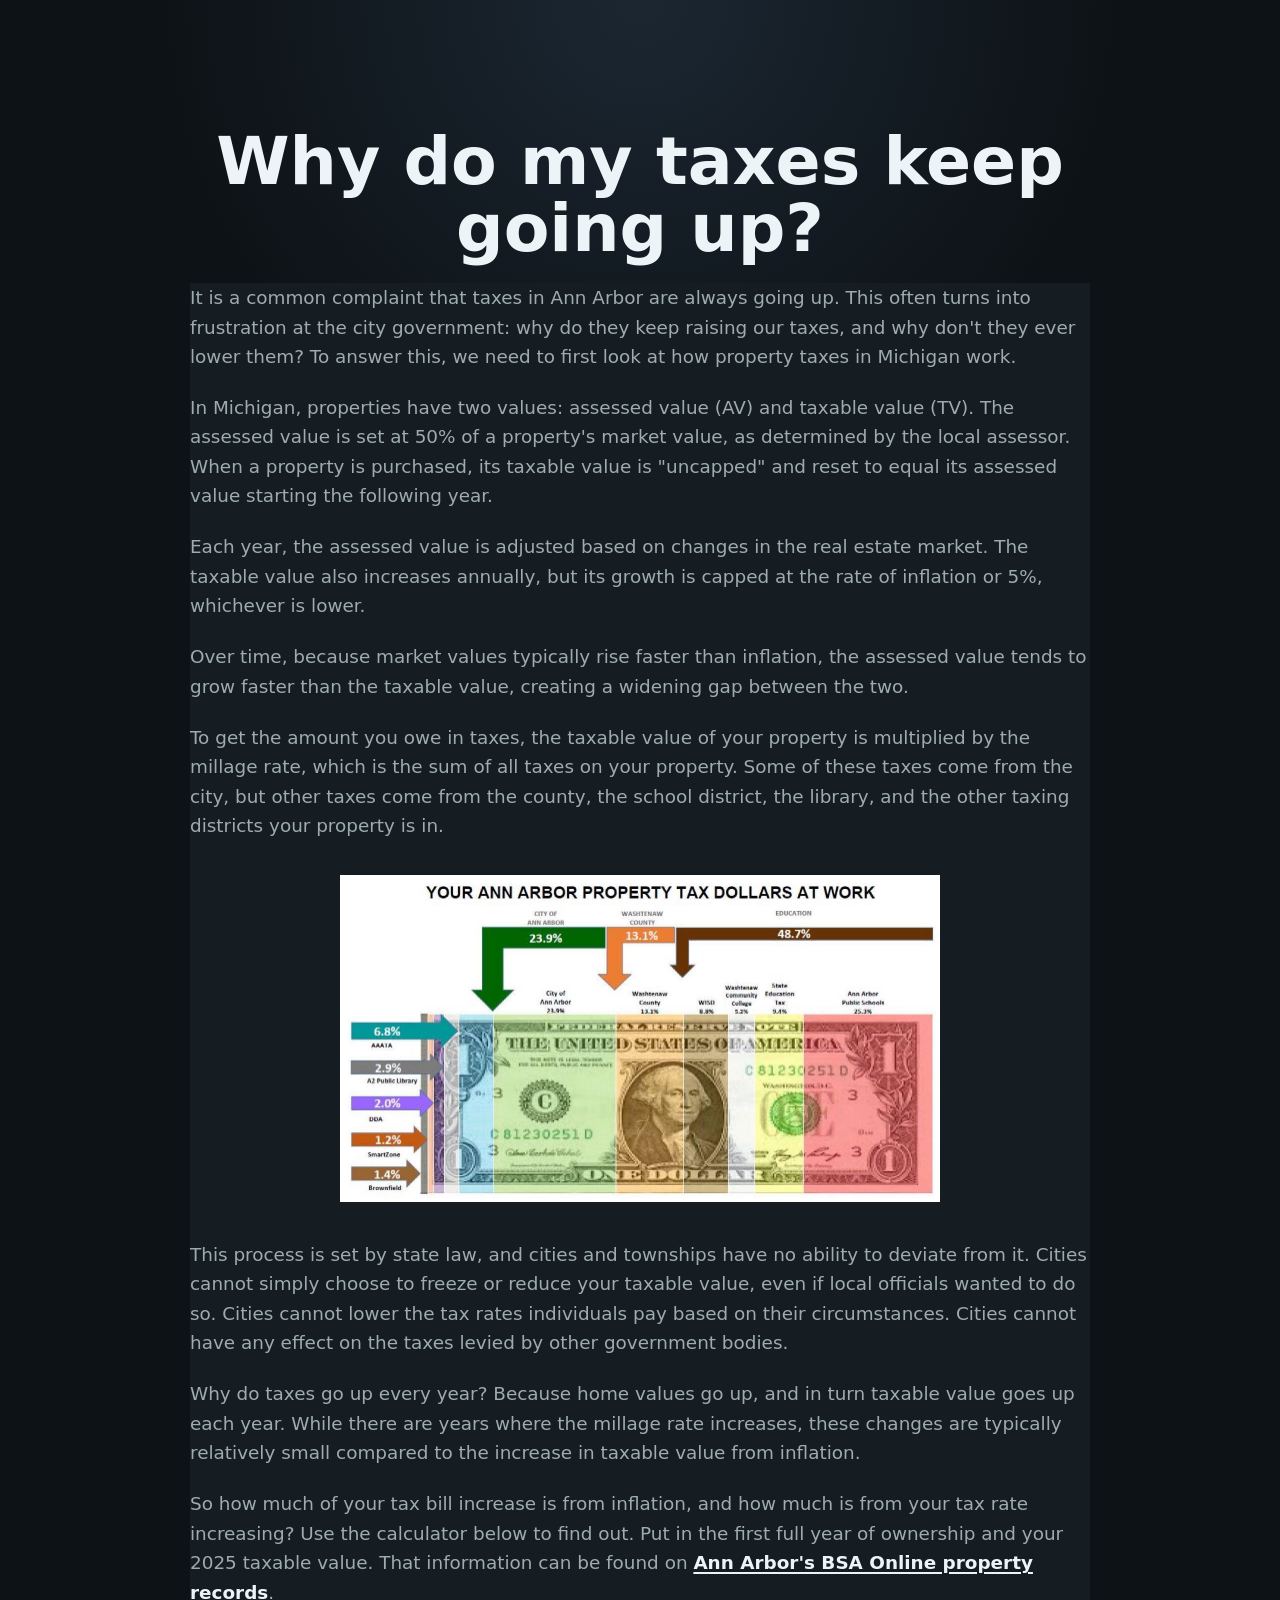
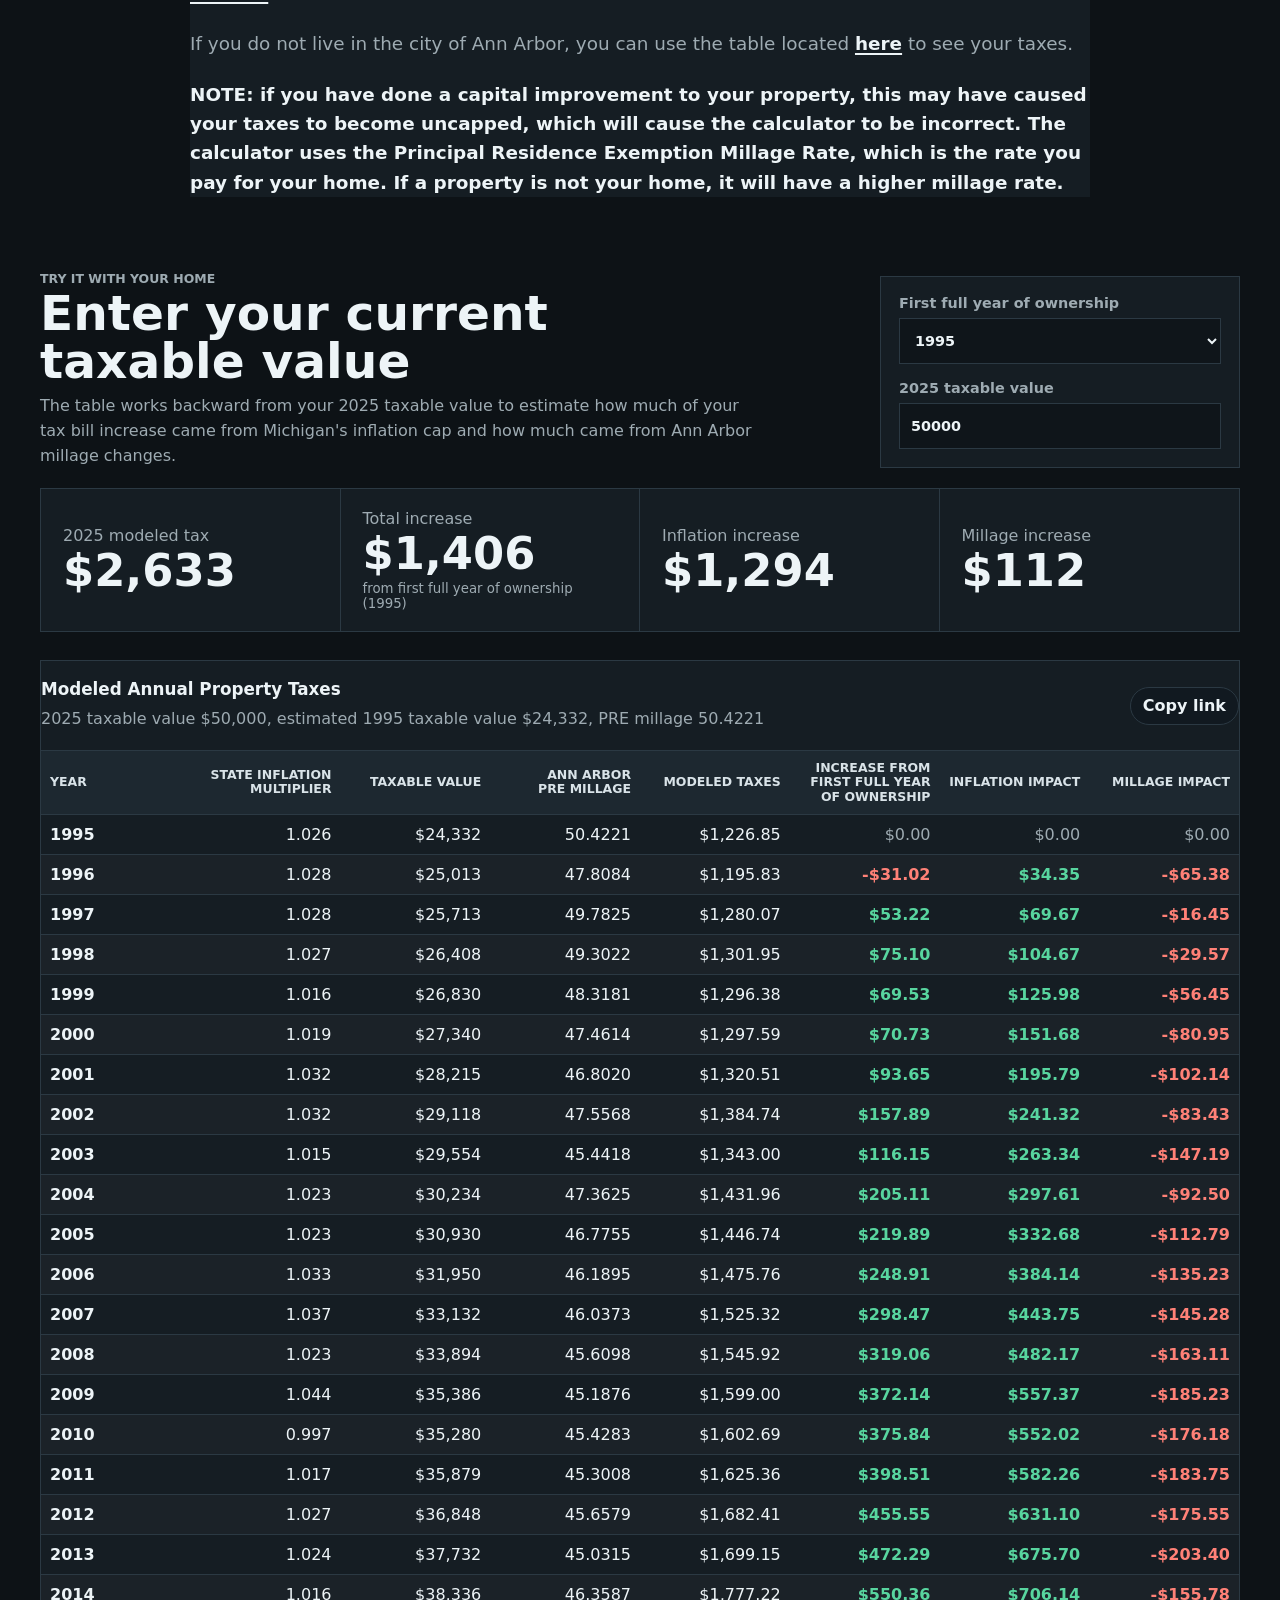
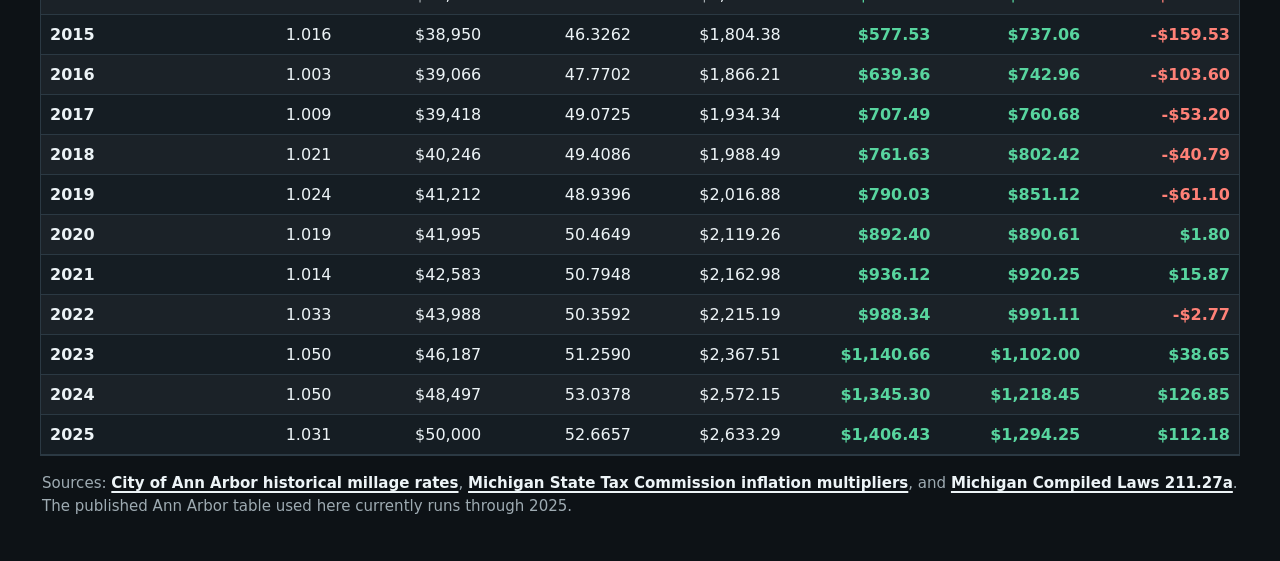
<file: index.html>
<!doctype html>
<html lang="en">
  <head>
    <meta charset="utf-8" />
    <meta name="viewport" content="width=device-width, initial-scale=1" />
    <meta
      name="description"
      content="Estimate how Michigan taxable-value inflation caps and Ann Arbor millage rates changed a homeowner's property taxes over time."
    />
    <title>Why Did My Ann Arbor Property Taxes Go Up?</title>
    <link rel="stylesheet" href="styles.css" />
  </head>
  <body>
    <main class="page">
      <section class="hero">
        <div class="hero-copy">
          <h1>Why do my taxes keep going up?</h1>
        </div>
      </section>

      <section class="article">
        <p>
          It is a common complaint that taxes in Ann Arbor are always going up. This often turns
          into frustration at the city government: why do they keep raising our taxes, and why
          don't they ever lower them? To answer this, we need to first look at how property taxes
          in Michigan work.
        </p>
        <p>
          In Michigan, properties have two values: assessed value (AV) and taxable value (TV). The
          assessed value is set at 50% of a property's market value, as determined by the local
          assessor. When a property is purchased, its taxable value is "uncapped" and reset to
          equal its assessed value starting the following year.
        </p>
        <p>
          Each year, the assessed value is adjusted based on changes in the real estate market. The
          taxable value also increases annually, but its growth is capped at the rate of inflation
          or 5%, whichever is lower.
        </p>
        <p>
          Over time, because market values typically rise faster than inflation, the assessed value
          tends to grow faster than the taxable value, creating a widening gap between the two.
        </p>
        <p>
          To get the amount you owe in taxes, the taxable value of your property is multiplied by
          the millage rate, which is the sum of all taxes on your property. Some of these taxes come
          from the city, but other taxes come from the county, the school district, the library, and
          the other taxing districts your property is in.
        </p>
        <figure class="tax-dollar-figure">
          <img
            src="ann-arbor-tax-dollars-at-work.png"
            alt="Graphic showing how Ann Arbor property tax dollars are split among the city, Washtenaw County, education, AAATA, A2 Public Library, DDA, SmartZone, and Brownfield."
          />
        </figure>
        <p>
          This process is set by state law, and cities and townships have no ability to deviate from
          it. Cities cannot simply choose to freeze or reduce your taxable value, even if local
          officials wanted to do so. Cities cannot lower the tax rates individuals pay based on
          their circumstances. Cities cannot have any effect on the taxes levied by other government
          bodies.
        </p>
        <p>
          Why do taxes go up every year? Because home values go up, and in turn taxable value goes
          up each year. While there are years where the millage rate increases, these changes are
          typically relatively small compared to the increase in taxable value from inflation.
        </p>
        <p>
          So how much of your tax bill increase is from inflation, and how much is from your tax
          rate increasing? Use the calculator below to find out. Put in the first full year of
          ownership and your 2025 taxable value. That information can be found on
          <a href="https://bsaonline.com/Home/MunicipalityHome?uid=283" target="_blank" rel="noopener noreferrer">Ann Arbor's BSA Online property records</a>.
        </p>
        <p>
          If you do not live in the city of Ann Arbor, you can use the table located
          <a href="statewide.html">here</a> to see your taxes.
        </p>
        <p class="note">
          NOTE: if you have done a capital improvement to your property, this may have caused your
          taxes to become uncapped, which will cause the calculator to be incorrect.
          The calculator uses the Principal Residence Exemption Millage Rate, which is the rate you
          pay for your home. If a property is not your home, it will have a higher millage rate.
        </p>
      </section>

      <section class="calculator-section">
        <div class="calculator-copy">
          <p class="eyebrow">Try it with your home</p>
          <h2>Enter your current taxable value</h2>
          <p>
            The table works backward from your 2025 taxable value to estimate how much of your tax
            bill increase came from Michigan's inflation cap and how much came from Ann Arbor
            millage changes.
          </p>
        </div>
        <form class="calculator" id="taxForm">
          <label>
            <span>First full year of ownership</span>
            <select id="purchaseYear"></select>
          </label>
          <label>
            <span>2025 taxable value</span>
            <input id="purchaseValue" type="number" min="0" step="1000" value="50000" />
          </label>
        </form>
      </section>

      <section class="summary-grid" aria-live="polite">
        <article class="stat">
          <span id="currentYearLabel">2025 modeled tax</span>
          <strong id="latestTax">$5,411</strong>
        </article>
        <article class="stat">
          <span>Total increase</span>
          <strong id="latestChange">$2,890</strong>
          <small id="latestChangeLabel">from first full year of ownership (1995)</small>
        </article>
        <article class="stat">
          <span>Inflation increase</span>
          <strong id="latestInflationAmount">$2,660</strong>
        </article>
        <article class="stat">
          <span>Millage increase</span>
          <strong id="latestRateAmount">$230</strong>
        </article>
      </section>

      <section class="table-card">
        <div class="table-header">
          <div>
            <h2>Modeled Annual Property Taxes</h2>
            <p id="baselineText">2025 taxable value $50,000, estimated 1995 baseline, PRE millage 50.4221</p>
          </div>
          <button id="copyLink" type="button">Copy link</button>
        </div>
        <div class="table-wrap">
          <table>
            <thead>
              <tr>
                <th>Year</th>
                <th>State inflation multiplier</th>
                <th>Taxable value</th>
                <th>Ann Arbor PRE millage</th>
                <th>Modeled taxes</th>
                <th>Increase from first full year of ownership</th>
                <th>Inflation impact</th>
                <th>Millage impact</th>
              </tr>
            </thead>
            <tbody id="taxRows"></tbody>
          </table>
        </div>
      </section>

      <footer>
        Sources:
        <a href="https://www.a2gov.org/media/zktfd1ak/historical-millage-rates-1994-2025.pdf">City of Ann Arbor historical millage rates</a>,
        <a href="https://www.michigan.gov/treasury/local/stc/bulletin/archive/stc/inflation-rate-multipliers">Michigan State Tax Commission inflation multipliers</a>,
        and
        <a href="https://www.legislature.mi.gov/Laws/MCL?objectName=mcl-211-27a">Michigan Compiled Laws 211.27a</a>.
        The published Ann Arbor table used here currently runs through 2025.
      </footer>
    </main>

    <script src="app.js"></script>
  </body>
</html>
</file>
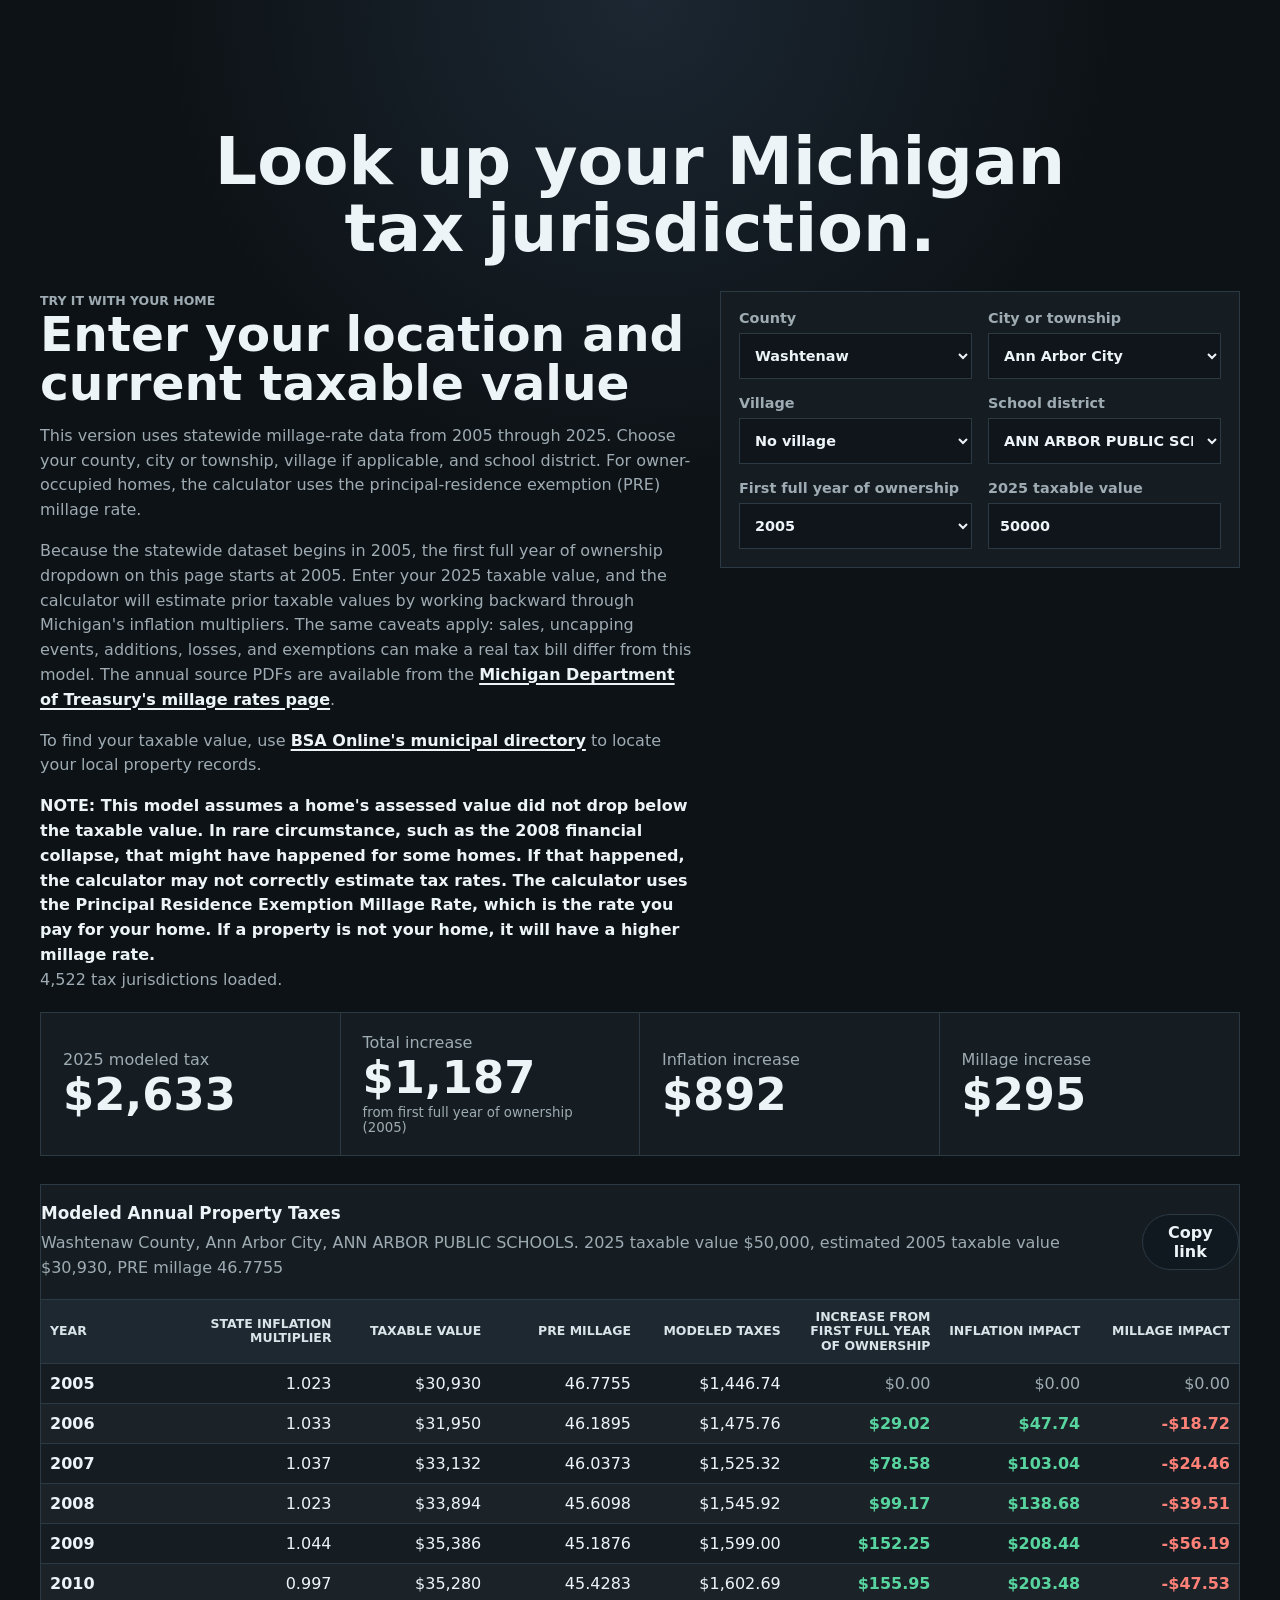
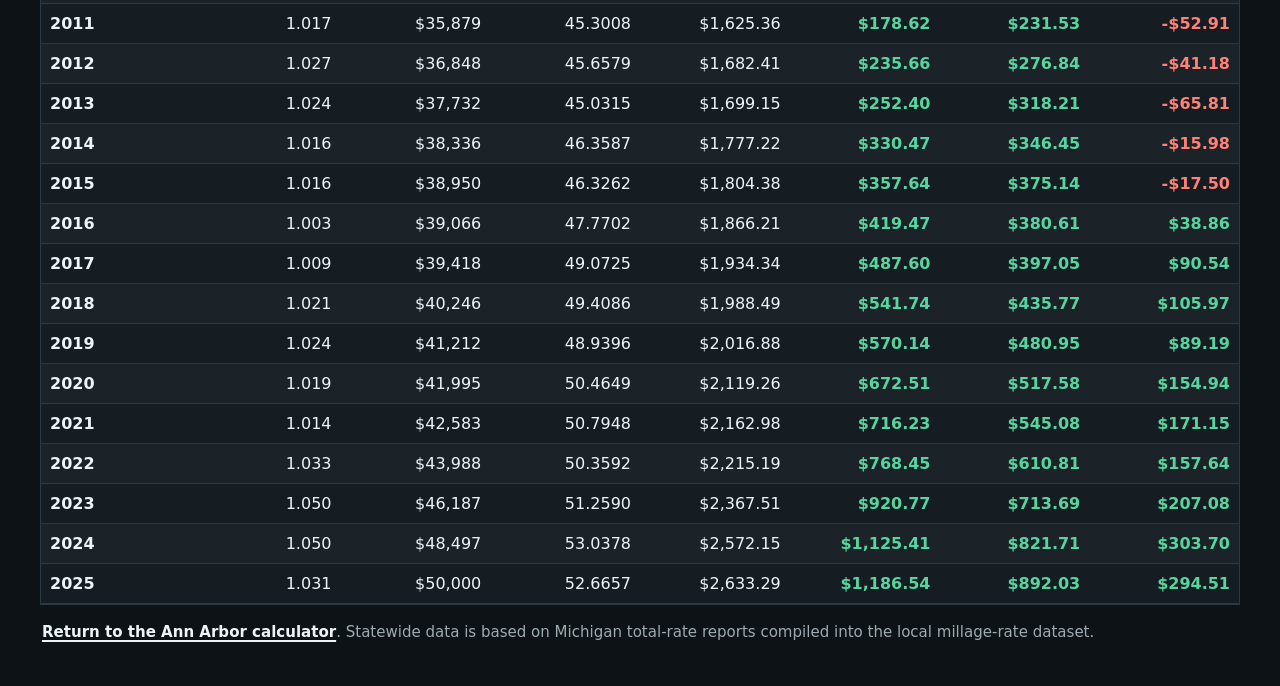
<file: statewide.html>
<!doctype html>
<html lang="en">
  <head>
    <meta charset="utf-8" />
    <meta name="viewport" content="width=device-width, initial-scale=1" />
    <meta
      name="description"
      content="Estimate how Michigan taxable-value inflation caps and local millage rates changed a homeowner's property taxes over time."
    />
    <title>Michigan Property Tax Calculator</title>
    <link rel="stylesheet" href="styles.css" />
  </head>
  <body>
    <main class="page">
      <section class="hero">
        <div class="hero-copy">
          <h1>Look up your Michigan tax jurisdiction.</h1>
        </div>
      </section>

      <section class="calculator-section statewide-calculator">
        <div class="calculator-copy">
          <p class="eyebrow">Try it with your home</p>
          <h2>Enter your location and current taxable value</h2>
          <div class="calculator-details">
            <p>
              This version uses statewide millage-rate data from 2005 through 2025. Choose your county,
              city or township, village if applicable, and school district. For owner-occupied homes,
              the calculator uses the principal-residence exemption (PRE) millage rate.
            </p>
            <p>
              Because the statewide dataset begins in 2005, the first full year of ownership
              dropdown on this page starts at 2005. Enter your 2025 taxable value, and the calculator
              will estimate prior taxable values by working backward through Michigan's inflation
              multipliers. The same caveats apply: sales, uncapping events, additions, losses, and
              exemptions can make a real tax bill differ from this model.
              The annual source PDFs are available from the
              <a href="https://www.michigan.gov/taxes/property/estimator/related/millage-rates" target="_blank" rel="noopener noreferrer">Michigan Department of Treasury's millage rates page</a>.
            </p>
            <p>
              To find your taxable value, use
              <a href="https://bsaonline.com/MunicipalDirectory?returnUrl=%2fSiteSearch%2fAdvancedRecordSearch" target="_blank" rel="noopener noreferrer">BSA Online's municipal directory</a>
              to locate your local property records.
            </p>
            <p class="note">
              NOTE: This model assumes a home's assessed value did not drop below the taxable value.
              In rare circumstance, such as the 2008 financial collapse, that might have happened
              for some homes. If that happened, the calculator may not correctly estimate tax rates.
              The calculator uses the Principal Residence Exemption Millage Rate, which is the rate
              you pay for your home. If a property is not your home, it will have a higher millage rate.
            </p>
          </div>
          <p id="dataStatus">Loading statewide millage rates...</p>
        </div>
        <form class="calculator location-form" id="taxForm">
          <label>
            <span>County</span>
            <select id="countySelect"></select>
          </label>
          <label>
            <span>City or township</span>
            <select id="citySelect"></select>
          </label>
          <label>
            <span>Village</span>
            <select id="villageSelect"></select>
          </label>
          <label>
            <span>School district</span>
            <select id="schoolSelect"></select>
          </label>
          <label>
            <span>First full year of ownership</span>
            <select id="purchaseYear"></select>
          </label>
          <label>
            <span>2025 taxable value</span>
            <input id="purchaseValue" type="number" min="0" step="1000" value="50000" />
          </label>
        </form>
      </section>

      <section class="summary-grid" aria-live="polite">
        <article class="stat">
          <span id="currentYearLabel">2025 modeled tax</span>
          <strong id="latestTax">$0</strong>
        </article>
        <article class="stat">
          <span>Total increase</span>
          <strong id="latestChange">$0</strong>
          <small id="latestChangeLabel">from first full year of ownership</small>
        </article>
        <article class="stat">
          <span>Inflation increase</span>
          <strong id="latestInflationAmount">$0</strong>
        </article>
        <article class="stat">
          <span>Millage increase</span>
          <strong id="latestRateAmount">$0</strong>
        </article>
      </section>

      <section class="table-card">
        <div class="table-header">
          <div>
            <h2>Modeled Annual Property Taxes</h2>
            <p id="baselineText">Choose a location to begin.</p>
          </div>
          <button id="copyLink" type="button">Copy link</button>
        </div>
        <div class="table-wrap">
          <table>
            <thead>
              <tr>
                <th>Year</th>
                <th>State inflation multiplier</th>
                <th>Taxable value</th>
                <th>PRE millage</th>
                <th>Modeled taxes</th>
                <th>Increase from first full year of ownership</th>
                <th>Inflation impact</th>
                <th>Millage impact</th>
              </tr>
            </thead>
            <tbody id="taxRows"></tbody>
          </table>
        </div>
      </section>

      <footer>
        <a href="./">Return to the Ann Arbor calculator</a>. Statewide data is based on Michigan
        total-rate reports compiled into the local millage-rate dataset.
      </footer>
    </main>

    <script src="statewide.js"></script>
  </body>
</html>
</file>
<file: styles.css>
:root {
  color-scheme: dark;
  --ink: #edf4f7;
  --muted: #9eabb2;
  --paper: #0d1216;
  --panel: #151d23;
  --panel-strong: #1d2830;
  --line: #2b3943;
  --green: #58d59f;
  --red: #ff8177;
  --blue: #84bdff;
  --shadow: none;
}

* {
  box-sizing: border-box;
}

body {
  margin: 0;
  min-height: 100vh;
  background:
    radial-gradient(circle at 50% 0%, rgba(132, 189, 255, 0.12), transparent 30rem),
    var(--paper);
  color: var(--ink);
  font-family:
    Manrope, ui-sans-serif, system-ui, -apple-system, BlinkMacSystemFont, "Segoe UI", Helvetica,
    Arial, sans-serif;
}

button,
input,
select {
  font: inherit;
}

.page {
  width: min(1200px, calc(100% - 48px));
  margin: 0 auto;
  padding: 36px 0 42px;
}

.hero {
  padding-top: 92px;
  margin-bottom: 22px;
  text-align: center;
}

.hero-copy {
  max-width: 900px;
  margin: 0 auto;
}

.eyebrow {
  margin: 0 0 8px;
  color: var(--blue);
  font-size: 0.78rem;
  font-weight: 800;
  letter-spacing: 0;
  text-transform: uppercase;
}

h1,
h2,
p {
  margin-top: 0;
}

h1 {
  margin-bottom: 0;
  font-size: clamp(3rem, 5.2vw, 4.8rem);
  line-height: 1;
  letter-spacing: 0;
}

h2 {
  margin-bottom: 8px;
  font-size: 1.05rem;
}

.lede,
.article p,
.calculator-copy p,
.table-header p,
footer {
  color: var(--muted);
  line-height: 1.55;
}

.lede {
  max-width: 760px;
  margin-bottom: 0;
  font-size: 1.08rem;
}

.calculator,
.article,
.stat,
.table-card {
  border: 1px solid var(--line);
  border-radius: 0;
  background: var(--panel);
  box-shadow: var(--shadow);
}

.article {
  max-width: 900px;
  margin: 0 auto 64px;
  padding: 0;
  border: 0;
}

.article p {
  margin-bottom: 1.35rem;
  font-size: 1.15rem;
  line-height: 1.6;
}

.article p:last-child {
  margin-bottom: 0;
}

.tax-dollar-figure {
  width: 66.666%;
  margin: 34px auto 38px;
}

.tax-dollar-figure img {
  display: block;
  width: 100%;
  height: auto;
}

.note {
  color: var(--ink) !important;
  font-weight: 700;
}

.calculator-section {
  display: grid;
  grid-template-columns: minmax(0, 1fr) 360px;
  gap: 24px;
  align-items: end;
  margin-bottom: 20px;
  padding-top: 8px;
}

.statewide-calculator {
  align-items: start;
  grid-template-columns: minmax(0, 1fr) minmax(360px, 520px);
}

.calculator-copy {
  max-width: 720px;
}

.calculator-copy h2 {
  margin-bottom: 8px;
  font-size: clamp(2rem, 3.8vw, 3.4rem);
  line-height: 1;
}

.calculator-copy p {
  margin-bottom: 0;
}

.calculator-details {
  margin-top: 16px;
}

.calculator-details p {
  margin-bottom: 1rem;
  font-size: 1rem;
  line-height: 1.55;
}

.calculator-details p:last-child {
  margin-bottom: 0;
}

.calculator {
  display: grid;
  gap: 16px;
  padding: 18px;
}

.location-form {
  grid-template-columns: repeat(2, minmax(0, 1fr));
}

label {
  display: grid;
  gap: 7px;
  color: var(--muted);
  font-size: 0.9rem;
  font-weight: 750;
}

input,
select {
  min-height: 46px;
  width: 100%;
  border: 1px solid var(--line);
  border-radius: 0;
  padding: 9px 11px;
  background: #0f151a;
  color: var(--ink);
}

input:focus,
select:focus,
button:focus-visible {
  outline: 3px solid rgba(132, 189, 255, 0.22);
  border-color: var(--blue);
}

.summary-grid {
  display: grid;
  grid-template-columns: repeat(4, minmax(0, 1fr));
  gap: 0;
  margin-bottom: 28px;
  border: 1px solid var(--line);
}

.stat {
  min-height: 128px;
  padding: 20px 22px;
  display: grid;
  align-content: center;
  gap: 4px;
  border: 0;
  border-right: 1px solid var(--line);
}

.stat:last-child {
  border-right: 0;
}

.stat span,
.stat small {
  color: var(--muted);
}

.stat strong {
  font-size: clamp(2rem, 4vw, 2.8rem);
  line-height: 1;
}

.table-card {
  overflow: hidden;
}

.table-header {
  display: flex;
  justify-content: space-between;
  gap: 14px;
  align-items: center;
  padding: 18px 0;
  border-bottom: 1px solid var(--line);
}

.table-header p {
  margin-bottom: 0;
}

button {
  min-height: 38px;
  border: 1px solid var(--line);
  border-radius: 999px;
  padding: 8px 12px;
  background: #111920;
  color: var(--ink);
  cursor: pointer;
  font-weight: 800;
}

button:hover {
  border-color: var(--ink);
}

.table-wrap {
  overflow-x: auto;
}

table {
  width: 100%;
  min-width: 780px;
  border-collapse: collapse;
  table-layout: fixed;
}

th,
td {
  padding: 10px 9px;
  border-bottom: 1px solid var(--line);
  text-align: right;
}

td {
  white-space: nowrap;
}

td small {
  display: block;
  margin-top: 7px;
  color: var(--muted);
  font-size: 0.72rem;
  font-weight: 700;
}

thead th {
  position: sticky;
  top: 0;
  z-index: 1;
  background: var(--panel-strong);
  color: #d9e3e8;
  font-size: 0.78rem;
  line-height: 1.15;
  text-transform: uppercase;
  white-space: normal;
  overflow-wrap: anywhere;
  text-wrap: balance;
}

tbody th,
thead th:first-child {
  text-align: left;
}

tbody tr:nth-child(even) {
  background: rgba(255, 255, 255, 0.025);
}

tbody tr:hover {
  background: rgba(132, 189, 255, 0.08);
}

.positive {
  color: var(--green);
  font-weight: 750;
}

.negative {
  color: var(--red);
  font-weight: 750;
}

.zero {
  color: var(--muted);
}

footer {
  padding: 16px 2px 0;
  font-size: 0.94rem;
}

a {
  color: var(--ink);
  font-weight: 700;
  text-decoration-thickness: 2px;
  text-underline-offset: 3px;
}

@media (max-width: 900px) {
  .calculator-section,
  .summary-grid {
    grid-template-columns: 1fr;
  }

  .location-form {
    grid-template-columns: 1fr;
  }

  .stat {
    min-height: 110px;
    border-right: 0;
    border-bottom: 1px solid var(--line);
  }

  .stat:last-child {
    border-bottom: 0;
  }
}

@media (max-width: 560px) {
  .page {
    width: min(100% - 48px, 1200px);
    padding: 24px 0;
  }

  h1 {
    font-size: 2.75rem;
  }

  .hero {
    padding-top: 36px;
  }

  .article {
    margin-bottom: 48px;
  }

  .article p {
    font-size: 1.05rem;
  }

  .table-header {
    align-items: flex-start;
    flex-direction: column;
  }
}
</file>
